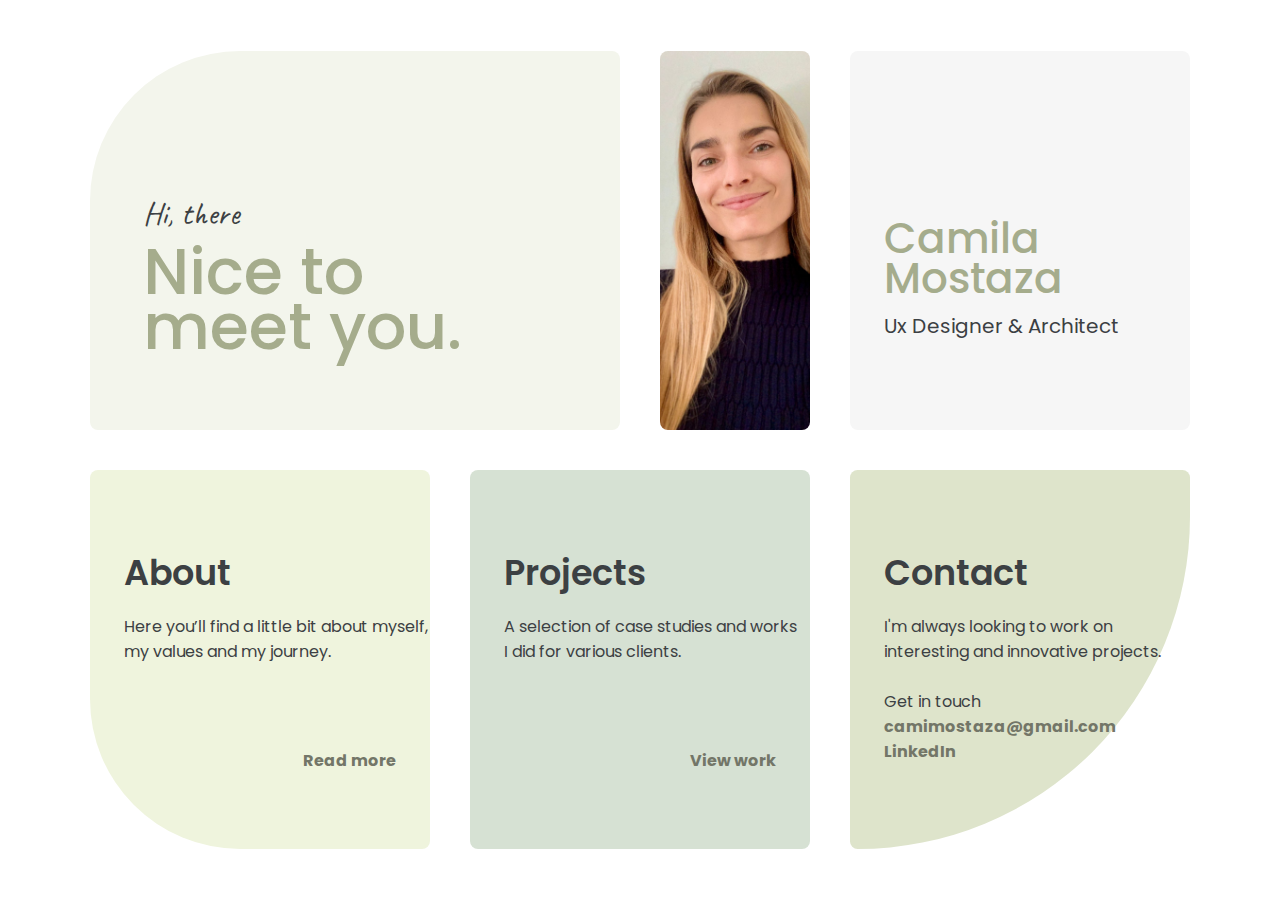
<file: index.html>
<!DOCTYPE html>
<html lang="en">

<head>
  <meta charset="UTF-8" />
  <meta http-equiv="X-UA-Compatible" content="IE=edge" />
  <meta name="viewport" content="width=device-width, initial-scale=1.0" />
  <title>Cami Mostaza</title>
  <link rel="stylesheet" href="css/style.css"/>
  <link rel="preconnect" href="https://fonts.googleapis.com">
  <link rel="preconnect" href="https://fonts.gstatic.com" crossorigin>
  <link href="https://fonts.googleapis.com/css2?family=Caveat:wght@400;500;600;700&family=Poppins:ital,wght@0,100;0,200;0,300;0,400;0,500;0,600;0,700;0,800;0,900;1,100;1,200;1,300;1,400;1,500;1,600;1,700;1,800;1,900&display=swap" rel="stylesheet">
  <script src="https://ajax.googleapis.com/ajax/libs/jquery/3.5.1/jquery.min.js"></script>
</head>

<body>
  <header>
    <nav>
      <a class="navbar-element nav-selected" href="#">Home</a>
      <a class="navbar-element" href="html/projects.html">Projects</a>
      <a class="navbar-element" href="html/about.html">About</a>
    </nav>
  </header>
  <div id="home" class="grid">
    <div class="pages welcome">
      <div class="welcome-card">
        <div class="welcome-hi">Hi, there</div>
        <h1 class="header-1">Nice to<br>meet you.</h1>
        <div class="mobile-description">My name is  Camila Mostaza and I'm passionate about designing creative, meaningful and impactful experiences.</div>
      </div>
    </div>
    <div class="pages welcome-image"></div>
    <div class="pages welcome-description">
      <div class="welcome-card">
        <h1 class="name">Camila<br>Mostaza</h1>
        <div class="profession">Ux Designer & Architect</div>
      </div>
    </div>
    <div class="pages about-me">
      <div class="bottom-cards">
        <h2>About</h2>
        <p>Here you’ll find a little bit about myself,<br>my values and my journey.</p>
      </div>
      <a class="more-links" href="html/about.html">Read more</a>
    </div>
    <div class="pages contact">
      <div class="bottom-cards">
        <h2>Projects</h2>
        <p>A selection of case studies and works<br>I did for various clients.</p>
      </div>
      <a class="more-links" href="html/projects.html">View work</a>
    </div>
    <div id="projects" class="pages projects">
      <div class="bottom-cards">
        <h2>Contact</h2>
        <p>I'm always looking to work on<br>interesting and innovative projects.<br><br>Get in touch</p>
        <a class="contact-link" href="mailto:camimostaza@gmail.com">camimostaza@gmail.com</a>
        <br>
        <a class="contact-link" href="https://www.linkedin.com/in/camila-mostaza/" target="_blank">LinkedIn</a>
      </div>
    </div>
    <div class="contact-mobile">
      <a class="contact-link" href="mailto:camimostaza@gmail.com">camimostaza@gmail.com </a>
      <div class="contact-link"> | </div>
      <a class="contact-link" href="https://www.linkedin.com/in/camila-mostaza/" target="_blank">LinkedIn</a>
    </div>
  </div>
  <!-- <script src="js/image_look.js"></script> -->
  <script src="js/hide_nav_desktop.js"></script>
</body>

</html>
</file>
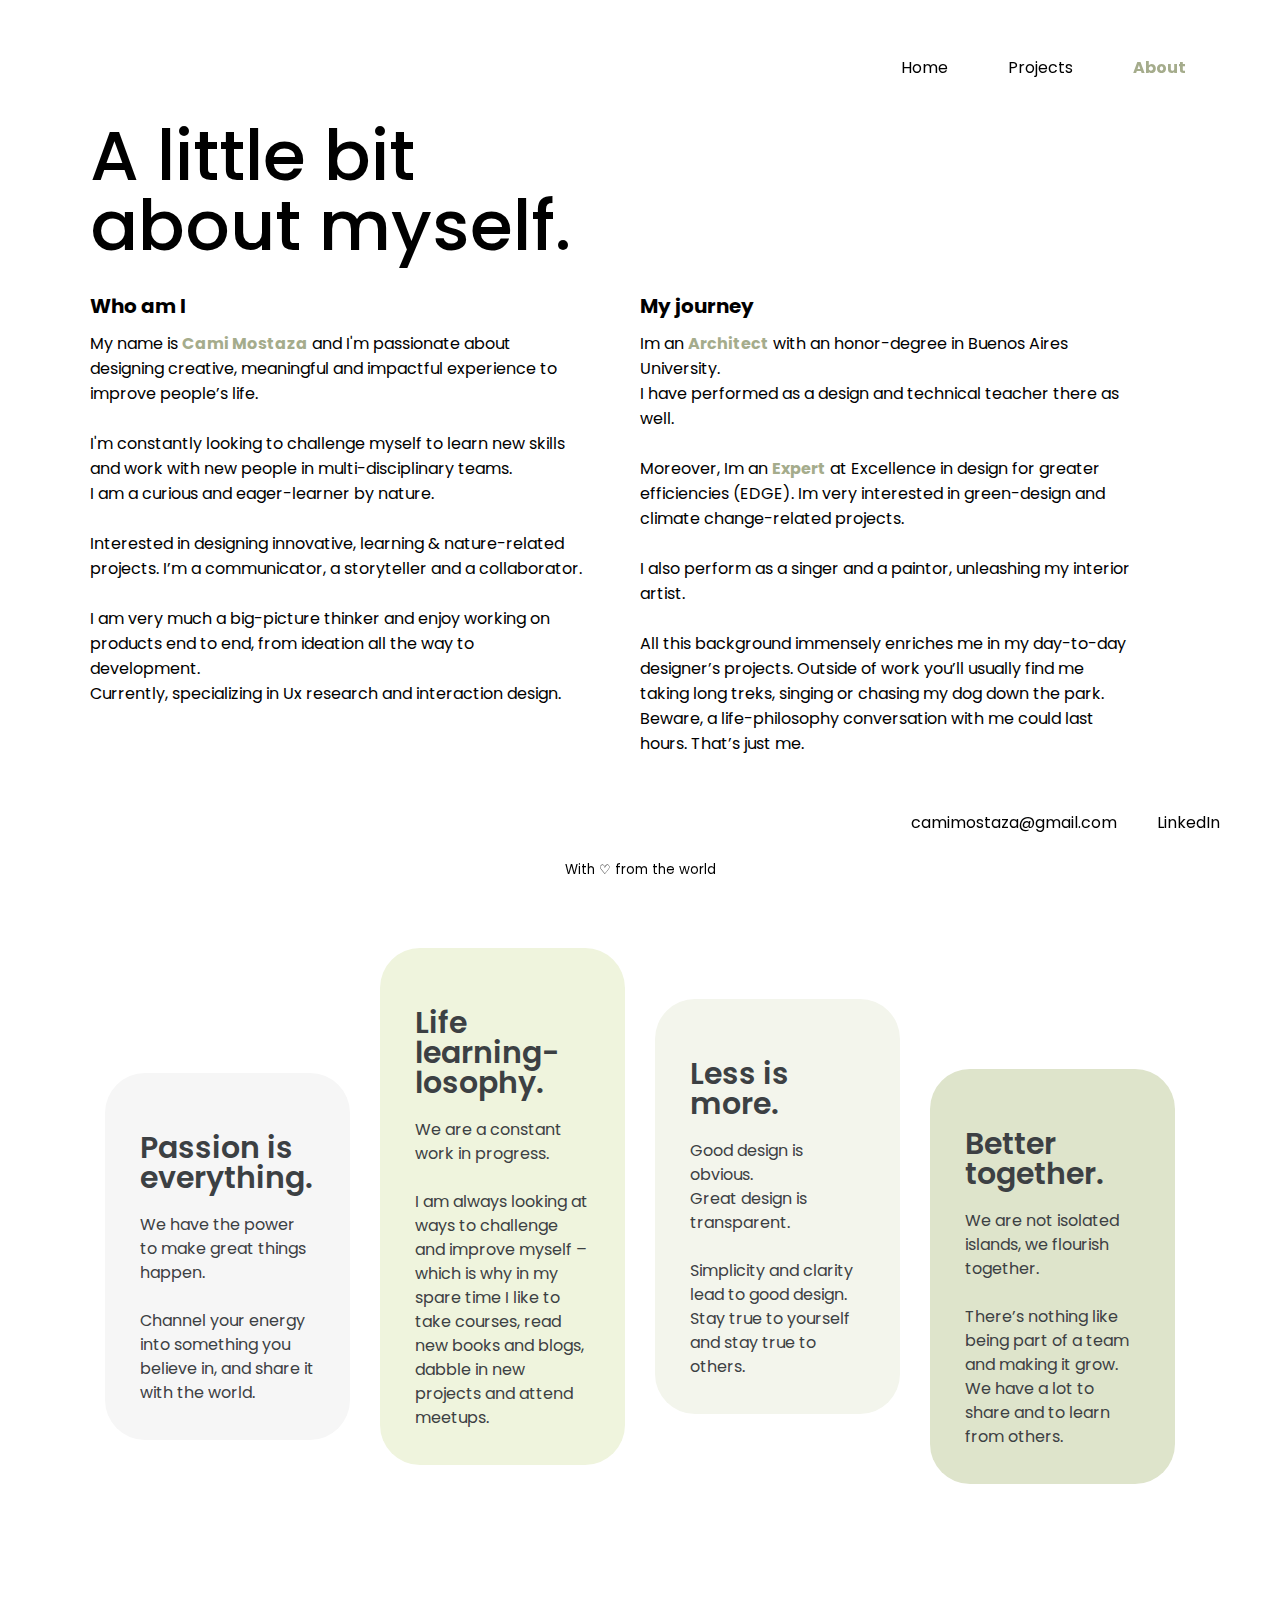
<file: html/about.html>
<!DOCTYPE html>
<html lang="en">
  <head>
    <meta charset="UTF-8" />
    <meta http-equiv="X-UA-Compatible" content="IE=edge" />
    <meta name="viewport" content="width=device-width, initial-scale=1.0" />
    <title>About me</title>
    <link rel="stylesheet" href="../css/style.css"/>
    <link rel="preconnect" href="https://fonts.googleapis.com" />
    <link rel="preconnect" href="https://fonts.gstatic.com" crossorigin />
  <link href="https://fonts.googleapis.com/css2?family=Caveat:wght@400;500;600;700&family=Poppins:ital,wght@0,100;0,200;0,300;0,400;0,500;0,600;0,700;0,800;0,900;1,100;1,200;1,300;1,400;1,500;1,600;1,700;1,800;1,900&display=swap" rel="stylesheet">
    <script src="https://ajax.googleapis.com/ajax/libs/jquery/3.5.1/jquery.min.js"></script>
  </head>
  <body>
    <nav>
        <a class="navbar-element" href="../index.html">Home</a>
        <a class="navbar-element" href="projects.html">Projects</a>
        <a class="navbar-element nav-selected" href="#">About</a>
    </nav>
    <section id="about-me">
      <div class="about-title">A little bit<br />about myself.</div>
      <div class="about-paragraphs">
        <div>
          <p class="about-subtitle">Who am I</p>
          <p class="about-description">
            My name is <span class="about-green">Cami Mostaza</span> and I'm passionate about designing creative, meaningful and impactful experience to improve people’s life.
            <br><br>
            I'm constantly looking to challenge myself to learn new skills and work with new people in multi-disciplinary teams.<br>
            I am a curious and eager-learner by nature.
            <br><br>
            Interested in designing innovative, learning &amp; nature-related projects. I’m a communicator, a storyteller and a collaborator.
            <br><br>
            I am very much a big-picture thinker and enjoy working on products end to end, from ideation all the way to development.<br>Currently, specializing in Ux research and interaction design.
          </p>
        </div>
        <div>
          <p class="about-subtitle">My journey</p>
          <p class="about-description">
            Im an <span class="about-green">Architect</span> with an honor-degree in Buenos Aires University.<br>
            I have performed as a design and technical teacher there as well. 
            <br><br>
            Moreover, Im an <span class="about-green">Expert</span> at Excellence in design for greater efficiencies (EDGE). Im very interested in green-design and climate change-related projects.
            <br><br>
            I also perform as a singer and a paintor, unleashing my interior artist.
            <br><br>
            All this background immensely enriches me in my day-to-day designer’s projects.  Outside of work you’ll usually find me taking long treks, singing or chasing my dog down the park.  Beware, a life-philosophy conversation with me could last hours. That’s just me.
          </p>
        </div>
      </div>
      <div class="cards-container">
        <div class="card">
          <p class="card-title">Passion is everything.</p>
          <p class="card-description">
            We have the power to make great things happen. 
            <br><br>
            Channel your energy into something you believe in, and share it with the world.
          </p>
        </div>
        <div class="card">
          <p class="card-title">Life learning-losophy.</p>
          <p class="card-description">
            We are a constant work in progress.
            <br><br>
            I am always looking at ways to challenge and improve myself – which is why in my spare time I like to take courses, read new books and blogs, dabble in new projects and attend meetups.
          </p>
        </div>
        <div class="card">
          <p class="card-title">Less is more.</p>
          <p class="card-description">
            Good design is obvious.<br>
            Great design is transparent.
            <br><br>
            Simplicity and clarity lead to good design. <br>
            Stay true to yourself and stay true to others.
          </p>
        </div>
        <div class="card">
          <p class="card-title">Better together.</p>
          <p class="card-description">
            We are not isolated islands, we flourish together.
            <br><br>
            There’s nothing like being part of a team and making it grow. We have a lot to share and to learn from others.
          </p>
        </div>
      </div>
      <div class="contact-mobile">
        <a class="contact-link" href="mailto:camimostaza@gmail.com">camimostaza@gmail.com </a>
        <div class="contact-link"> | </div>
        <a class="contact-link" href="https://www.linkedin.com/in/camila-mostaza/" target="_blank">LinkedIn</a>
      </div>
    </section>
    <footer>
      <div class="lets-talk">
        <a class="lest-elements" href="mailto:camimostaza@gmail.com">camimostaza@gmail.com</a>
        <a class="lest-elements" href="https://www.linkedin.com/in/camila-mostaza/" target="_blank">LinkedIn</a>
      </div>
      <small class="copyright">With ♡ from the world</small>
    </footer>
  </body>
</html>
</file>
<file: css/style.css>
* {
  padding: 0;
  margin: 0;
  -webkit-box-sizing: border-box;
          box-sizing: border-box;
  font-family: "Poppins", sans-serif;
}

.wireframe {
  border: 1px solid black;
}

@media only screen and (min-width: 768px) {
  #home,
  #about-me,
  #projects-page {
    height: 100vh;
    width: 100vw;
    padding: 4% 7%;
  }
}

@media only screen and (max-width: 768px) {
  #about-me {
    padding: 0 7%;
    height: 100%;
  }
}

@media only screen and (min-width: 768px) {
  nav {
    display: -webkit-box;
    display: -ms-flexbox;
    display: flex;
    position: fixed;
    top: 5%;
    right: 5%;
  }
  .navbar-element {
    padding: 10px 30px;
    text-decoration: none;
    list-style-type: none;
    color: black;
  }
  .nav-selected {
    color: #A5AC8C;
    font-weight: bold;
  }
  .lateral-nav {
    position: fixed;
    top: 25vh;
    height: 50vh;
    display: -webkit-box;
    display: -ms-flexbox;
    display: flex;
    -webkit-box-orient: vertical;
    -webkit-box-direction: normal;
        -ms-flex-direction: column;
            flex-direction: column;
    -ms-flex-pack: distribute;
        justify-content: space-around;
    -webkit-box-align: center;
        -ms-flex-align: center;
            align-items: center;
  }
  .lateral-nav .dot {
    height: 15px;
    width: 15px;
    border: 1px solid #A5AC8C;
    border-radius: 50%;
    display: inline-block;
    cursor: pointer;
  }
  .lateral-nav .dot-selected {
    background-color: #A5AC8C;
  }
  .lateral-nav .fa-angle-up, .lateral-nav .fa-angle-down {
    color: #A5AC8C;
    padding: 5px 8px;
    border: 1px solid #A5AC8C;
    border-radius: 50%;
  }
  .lateral-nav .fa-angle-up:hover, .lateral-nav .fa-angle-down:hover {
    background-color: #A5AC8C;
    color: #F3F5EC;
    cursor: pointer;
  }
}

@media only screen and (max-width: 768px) {
  nav {
    width: 100%;
    padding-top: 15px;
    display: -webkit-box;
    display: -ms-flexbox;
    display: flex;
    position: fixed;
    -webkit-box-pack: space-evenly;
        -ms-flex-pack: space-evenly;
            justify-content: space-evenly;
    -webkit-box-align: center;
        -ms-flex-align: center;
            align-items: center;
  }
  .navbar-element {
    text-decoration: none;
    color: black;
    padding: 3px 30px;
    border-radius: 10px;
  }
  .nav-selected {
    background: #F3F5EC;
  }
}

@media only screen and (min-width: 768px) {
  .header-1 {
    font-size: 4em;
    font-weight: 500;
    line-height: 55px;
    color: #A5AC8C;
  }
  .header-2 {
    font-size: 3em;
    font-weight: 500;
    line-height: 40px;
    color: black;
  }
  .welcome-main-title {
    font-size: 5em;
    line-height: 55px;
    font-weight: 600;
    color: #A6AE8A;
  }
  .welcome-hi {
    font-family: "Caveat", cursive;
    font-size: 2em;
    padding-bottom: 10px;
    font-weight: light;
    color: #3C4043;
  }
  .name {
    font-size: 42px;
    line-height: 40px;
    font-weight: 500;
    color: #A5AC8C;
  }
  .profession {
    font-size: 20px;
    line-height: 55px;
    color: #3C4043;
    font-weight: 400;
  }
  .bottom-cards h2 {
    font-size: 35px;
    padding-bottom: 15px;
    color: #3C4043;
    font-weight: 600;
  }
  .bottom-cards p {
    color: #3C4043;
    font-weight: 400;
  }
  .more-links {
    font-size: 16px;
    font-weight: bold;
    text-decoration: none;
    color: #737668;
  }
  .contact-link {
    padding-bottom: 5px;
    font-size: 16px;
    font-weight: bold;
    text-decoration: none;
    color: #737668;
  }
  .about-title {
    font-size: 70px;
    line-height: 100%;
    font-weight: 500;
    padding-top: 1em;
    padding-bottom: 30px;
  }
  .about-subtitle {
    font-size: 20px;
    padding-bottom: 10px;
    font-weight: bold;
  }
  .about-description {
    width: 90%;
  }
  .about-green {
    color: #A5AC8C;
    font-weight: bold;
  }
  .card-title {
    font-weight: 600;
    font-size: 30px;
    line-height: 30px;
    color: #3C4043;
  }
  .card-description {
    padding-top: 20px;
    font-weight: 400;
    font-size: 16px;
    line-height: 24px;
    color: #3C4043;
  }
  .lets-talk {
    display: -webkit-box;
    display: -ms-flexbox;
    display: flex;
    position: fixed;
    bottom: 60px;
    right: 40px;
  }
  .lest-elements {
    padding: 5px 20px;
    text-decoration: none;
    color: black;
  }
  .copyright {
    position: fixed;
    bottom: 20px;
    right: 40%;
    left: 40%;
    text-align: center;
  }
  .project-title {
    font-size: 35px;
    padding-bottom: 15px;
    color: #3C4043;
    font-weight: 600;
  }
  .project-description {
    color: #3C4043;
    font-weight: 400;
    font-size: 20px;
    line-height: 30px;
  }
}

@media only screen and (max-width: 768px) {
  .welcome-main-title {
    font-size: 3em;
    line-height: 55px;
    font-weight: 600;
    color: #A6AE8A;
  }
  .welcome-hi {
    font-family: 'Caveat', cursive;
    font-size: 1.5em;
    padding-bottom: 10px;
    font-weight: light;
  }
  .header-1 {
    color: #A5AC8C;
    font-size: 55px;
    line-height: 50px;
    font-weight: 600;
  }
  .mobile-description {
    font-size: 16px;
    line-height: 20px;
    font-weight: 400;
    color: #3C4043;
  }
  .contact-link {
    font-size: 14px;
    font-weight: normal;
    text-decoration: none;
    color: #737668;
  }
  .about-title {
    font-size: 32px;
    line-height: 100%;
    font-weight: 500;
  }
  .about-subtitle {
    font-size: 20px;
    padding-bottom: 10px;
    font-weight: bold;
  }
  .about-green {
    color: #A5AC8C;
    font-weight: bold;
  }
  .card-title {
    font-weight: 500;
    font-size: 20px;
    line-height: 20px;
    color: #3C4043;
  }
  .card-description {
    padding-top: 20px;
    font-weight: 400;
    font-size: 14px;
    line-height: 24px;
    color: #3C4043;
  }
}

.pages {
  border-radius: 8px;
  position: relative;
}

.pages .bottom-cards {
  position: absolute;
  top: 20%;
  left: 10%;
}

.pages .more-links {
  position: absolute;
  bottom: 20%;
  right: 10%;
}

.pages .welcome-card {
  position: absolute;
  bottom: 20%;
  left: 10%;
}

@media only screen and (min-width: 768px) {
  .welcome {
    background: #F3F5EC;
    border-top-left-radius: 150px;
  }
  .welcome-image {
    background: url(../assets/img/camila.jpeg) no-repeat center center;
    background-size: cover;
  }
  .welcome-description {
    background: #F6F6F6;
  }
  .about-me {
    border-bottom-left-radius: 150px;
    background: #eff4dd;
  }
  .about-me:hover {
    box-shadow: 0 0 20px 3px #A6AE8A;
    -webkit-box-shadow: 0 0 20px 3px #A6AE8A;
    -moz-box-shadow: 0 0 20px 3px #A6AE8A;
  }
  .contact {
    background: #D6E1D3;
  }
  .contact:hover {
    box-shadow: 0 0 20px 3px #A6AE8A;
    -webkit-box-shadow: 0 0 20px 3px #A6AE8A;
    -moz-box-shadow: 0 0 20px 3px #A6AE8A;
  }
  .projects {
    border-bottom-right-radius: 350px;
    background: #DEE4CB;
  }
  .projects:hover {
    box-shadow: 0 0 20px 3px #A6AE8A;
    -webkit-box-shadow: 0 0 20px 3px #A6AE8A;
    -moz-box-shadow: 0 0 20px 3px #A6AE8A;
  }
}

@media only screen and (max-width: 768px) {
  .welcome-image {
    background: url(../assets/img/camila.jpeg) no-repeat center center;
    background-size: cover;
  }
}

.row {
  display: -webkit-box;
  display: -ms-flexbox;
  display: flex;
  -webkit-box-align: center;
      -ms-flex-align: center;
          align-items: center;
}

@media only screen and (min-width: 768px) {
  .grid {
    display: -ms-grid;
    display: grid;
    -ms-grid-columns: (auto)[12];
        grid-template-columns: repeat(12, auto);
    -ms-grid-rows: (auto)[2];
        grid-template-rows: repeat(2, auto);
    grid-gap: 40px;
    grid-auto-flow: row;
  }
  .welcome {
    -ms-grid-column: 1;
    -ms-grid-column-span: 6;
    grid-column: 1 / 7;
    -ms-grid-row: 1;
    -ms-grid-row-span: 1;
    grid-row: 1 / 2;
  }
  .welcome-image {
    -ms-grid-column: 7;
    -ms-grid-column-span: 2;
    grid-column: 7 / 9;
    -ms-grid-row: 1;
    -ms-grid-row-span: 1;
    grid-row: 1 / 2;
  }
  .welcome-description {
    -ms-grid-column: 9;
    -ms-grid-column-span: 4;
    grid-column: 9 / 13;
    -ms-grid-row: 1;
    -ms-grid-row-span: 1;
    grid-row: 1 / 2;
  }
  .about-me {
    grid-column: span 4;
    -ms-grid-row: 2;
    -ms-grid-row-span: 1;
    grid-row: 2 / 3;
  }
  .contact {
    grid-column: span 4;
    -ms-grid-row: 2;
    -ms-grid-row-span: 1;
    grid-row: 2 / 3;
  }
  .projects {
    grid-column: span 4;
    -ms-grid-row: 2;
    -ms-grid-row-span: 1;
    grid-row: 2 / 3;
  }
  .about-paragraphs {
    display: -webkit-box;
    display: -ms-flexbox;
    display: flex;
    -webkit-box-pack: justify;
        -ms-flex-pack: justify;
            justify-content: space-between;
    -ms-flex-line-pack: start;
        align-content: start;
    -webkit-box-orient: horizontal;
    -webkit-box-direction: normal;
        -ms-flex-direction: row;
            flex-direction: row;
  }
  .about-paragraphs div {
    width: 50%;
  }
  .mobile-description, .contact-mobile {
    display: none;
  }
  #about-me .cards-container {
    height: 100vh;
    display: -webkit-box;
    display: -ms-flexbox;
    display: flex;
    -ms-flex-pack: distribute;
        justify-content: space-around;
    -webkit-box-align: center;
        -ms-flex-align: center;
            align-items: center;
    -webkit-box-orient: horizontal;
    -webkit-box-direction: normal;
        -ms-flex-direction: row;
            flex-direction: row;
  }
  #about-me .card {
    margin: 15px;
    padding: 60px 35px 35px 35px;
    width: 25%;
    border-radius: 40px;
  }
  #about-me .card:first-child {
    background-color: #F6F6F6;
    position: relative;
    top: 50px;
  }
  #about-me .card:nth-child(2) {
    background-color: #eff4dd;
  }
  #about-me .card:nth-child(3) {
    background-color: #F3F5EC;
  }
  #about-me .card:nth-child(4) {
    background-color: #DEE4CB;
    position: relative;
    top: 70px;
  }
  .project-container {
    height: 85%;
    width: 95%;
    position: relative;
    top: 50px;
    left: 50px;
    border-top-left-radius: 450px;
    background-color: #eff4dd;
  }
  .project-container .project-number {
    position: absolute;
    top: 5%;
    right: 5%;
    font-size: 70px;
    color: #737668;
  }
  .project-container .project-info {
    position: absolute;
    left: 20%;
    top: 30%;
    width: 45%;
  }
  .project-container .project-info .project-read-more {
    padding-top: 60px;
  }
}

@media only screen and (max-width: 768px) {
  footer {
    display: none;
  }
  .mobile-description {
    padding-top: 20px;
  }
  #home .contact-mobile {
    display: -webkit-box;
    display: -ms-flexbox;
    display: flex;
    -webkit-box-orient: horizontal;
    -webkit-box-direction: normal;
        -ms-flex-direction: row;
            flex-direction: row;
    -webkit-box-pack: center;
        -ms-flex-pack: center;
            justify-content: center;
    position: fixed;
    bottom: 20px;
    width: 100%;
  }
  #home .contact-mobile div {
    padding: 0 10px;
  }
  .about-me {
    display: none;
  }
  .contact {
    display: none;
  }
  .projects {
    display: none;
  }
  .welcome-description {
    display: none;
  }
  .welcome {
    position: absolute;
    top: 80%;
    width: 90%;
  }
  .welcome-image {
    position: absolute;
    width: 160px;
    height: 200px;
    top: 20%;
    right: 10%;
  }
  #about-me .about-title {
    padding-top: 20vh;
  }
  #about-me .about-paragraphs {
    padding-top: 30px;
    display: -webkit-box;
    display: -ms-flexbox;
    display: flex;
    -webkit-box-pack: justify;
        -ms-flex-pack: justify;
            justify-content: space-between;
    -ms-flex-line-pack: start;
        align-content: start;
    -webkit-box-orient: vertical;
    -webkit-box-direction: normal;
        -ms-flex-direction: column;
            flex-direction: column;
  }
  #about-me .about-paragraphs div {
    margin-bottom: 50px;
  }
  #about-me .cards-container {
    -webkit-box-align: stretch;
        -ms-flex-align: stretch;
            align-items: stretch;
    display: -webkit-box;
    display: -ms-flexbox;
    display: flex;
    -webkit-box-orient: horizontal;
    -webkit-box-direction: normal;
        -ms-flex-direction: row;
            flex-direction: row;
    -ms-flex-wrap: nowrap;
        flex-wrap: nowrap;
    overflow-x: auto;
    overflow-y: hidden;
    margin-bottom: 40px;
  }
  #about-me .card {
    display: -webkit-box;
    display: -ms-flexbox;
    display: flex;
    -webkit-box-orient: vertical;
    -webkit-box-direction: normal;
        -ms-flex-direction: column;
            flex-direction: column;
    -webkit-box-pack: center;
        -ms-flex-pack: center;
            justify-content: center;
    margin: 15px;
    padding: 40px 30px 30px 30px;
    max-width: 70%;
    border-radius: 40px;
    -ms-flex-preferred-size: 90%;
        flex-basis: 90%;
    -webkit-box-flex: 0;
        -ms-flex-positive: 0;
            flex-grow: 0;
    -ms-flex-negative: 0;
        flex-shrink: 0;
  }
  #about-me .card:first-child {
    background-color: #F6F6F6;
  }
  #about-me .card:nth-child(2) {
    background-color: #eff4dd;
  }
  #about-me .card:nth-child(3) {
    background-color: #F3F5EC;
  }
  #about-me .card:nth-child(4) {
    background-color: #DEE4CB;
  }
  #about-me .contact-mobile {
    margin-bottom: 20px;
    display: -webkit-box;
    display: -ms-flexbox;
    display: flex;
    -webkit-box-orient: horizontal;
    -webkit-box-direction: normal;
        -ms-flex-direction: row;
            flex-direction: row;
    -webkit-box-pack: center;
        -ms-flex-pack: center;
            justify-content: center;
    width: 100%;
  }
  #about-me .contact-mobile div {
    padding: 0 10px;
  }
}
/*# sourceMappingURL=style.css.map */
</file>
